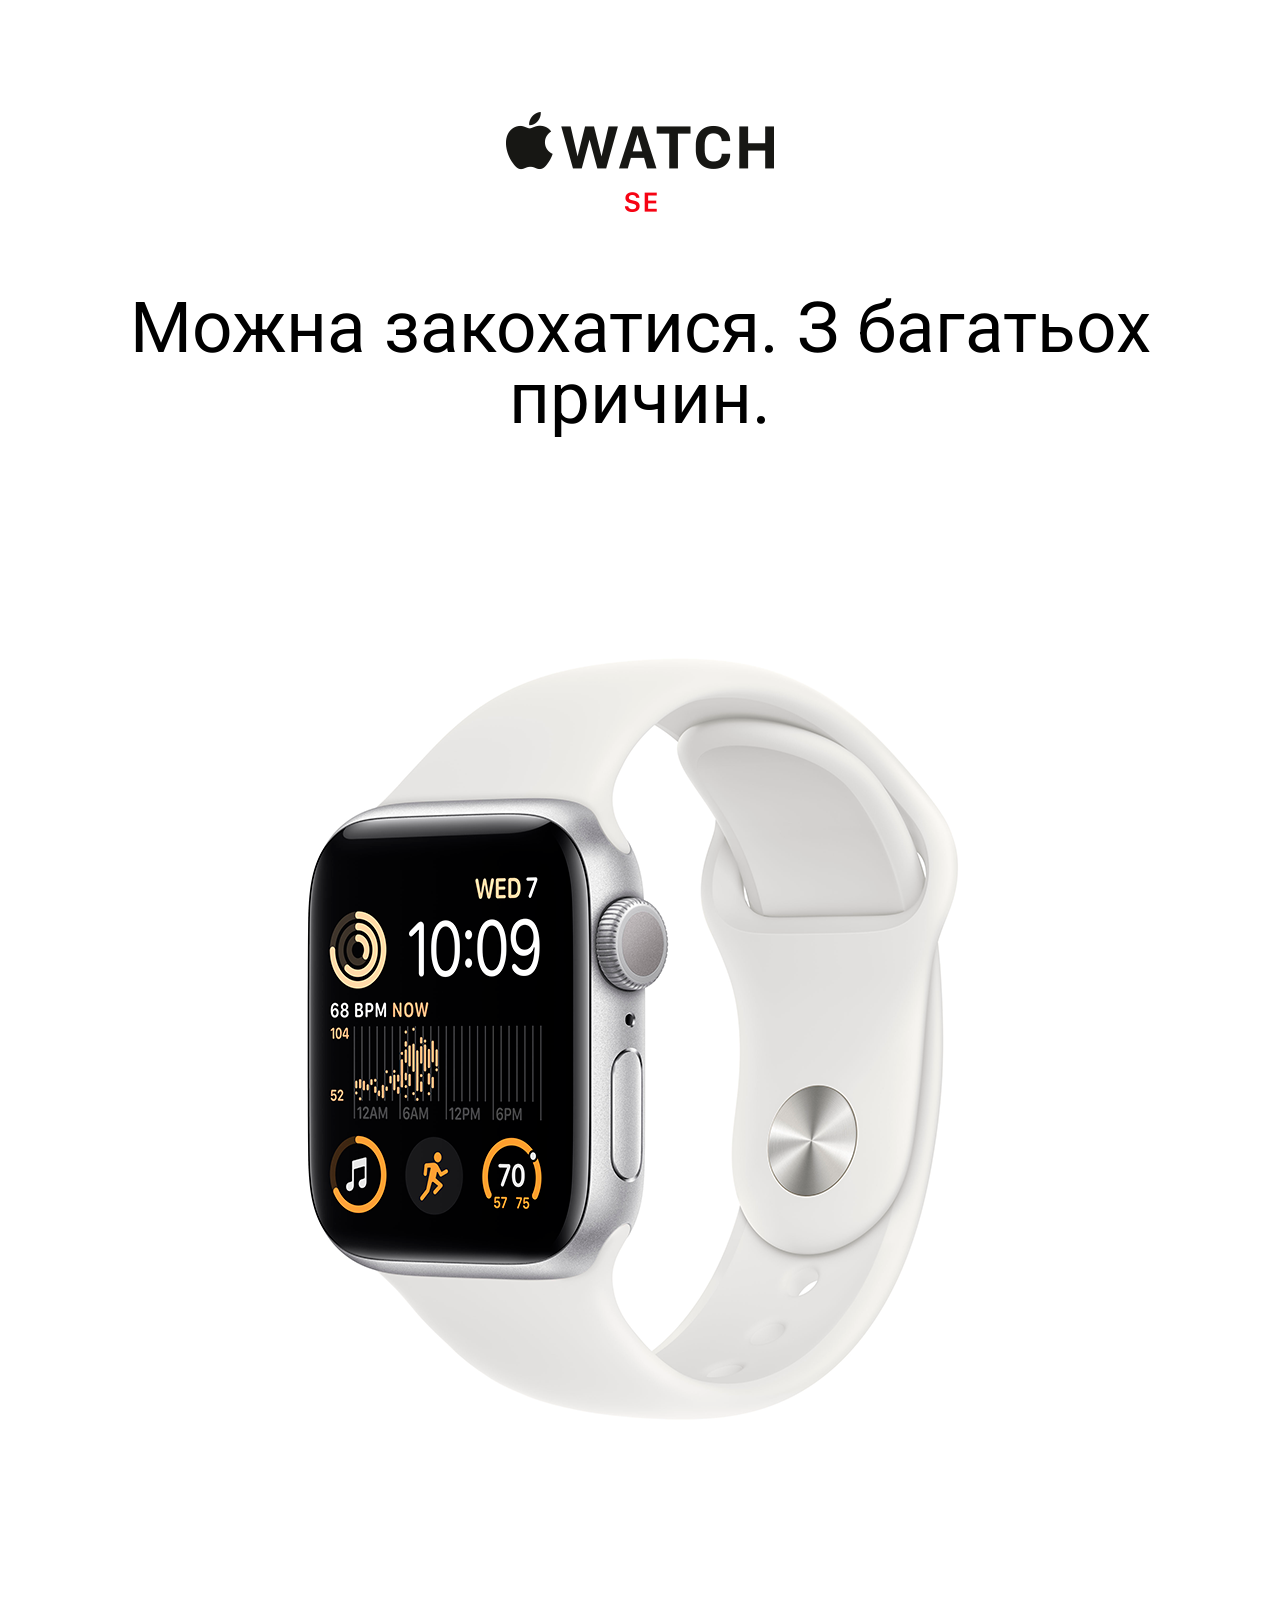
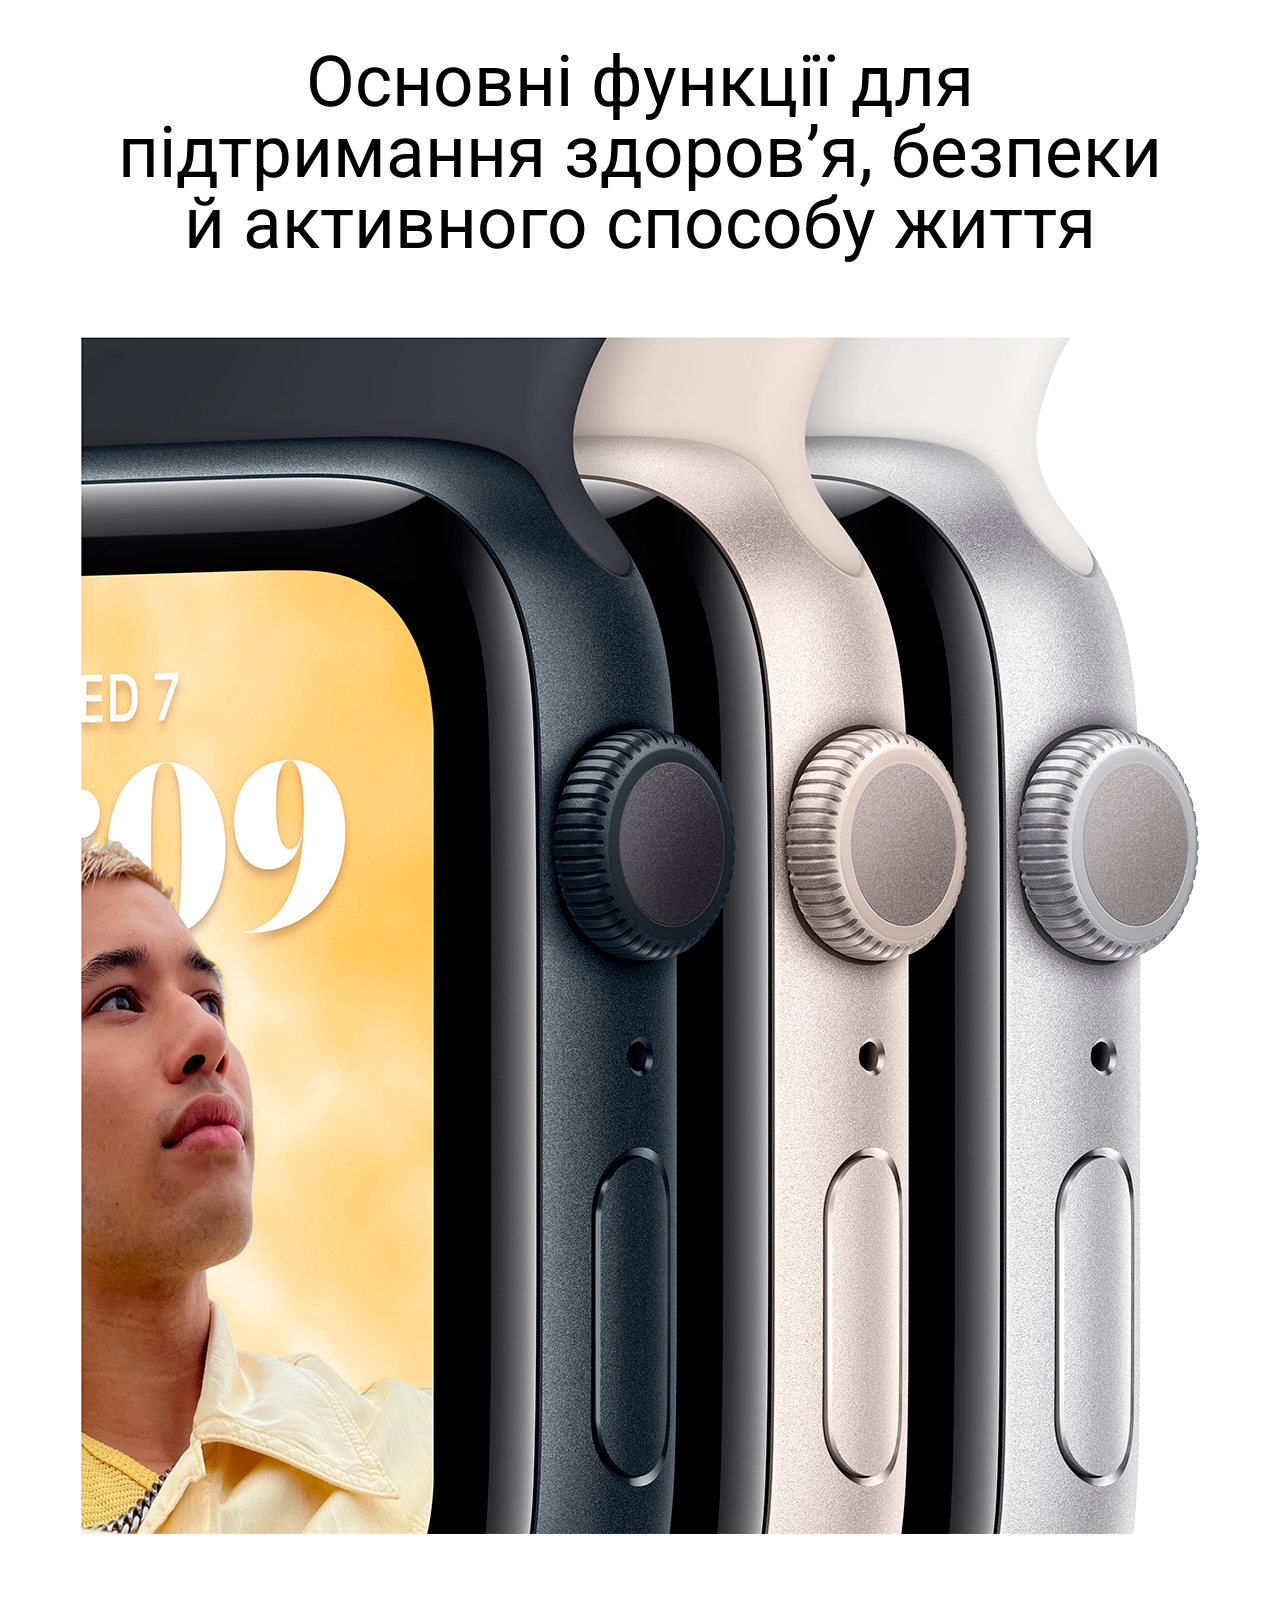
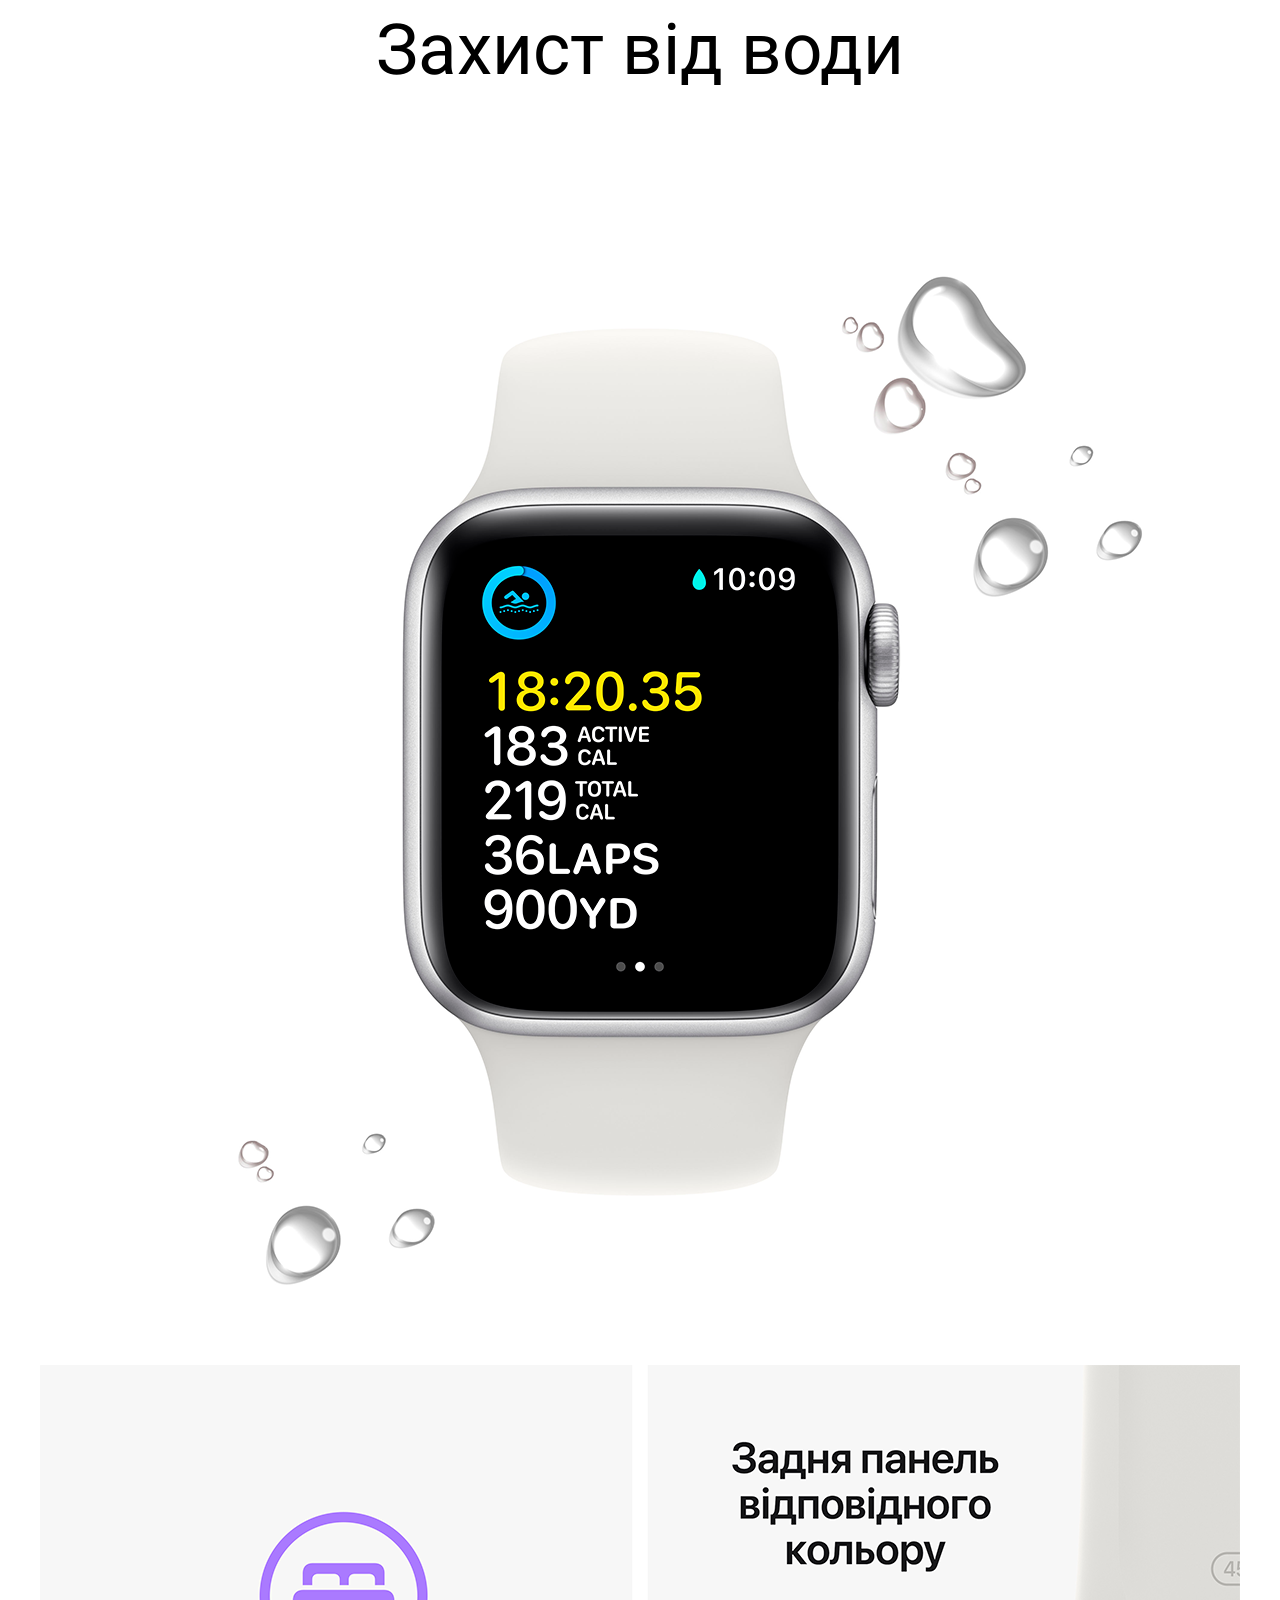
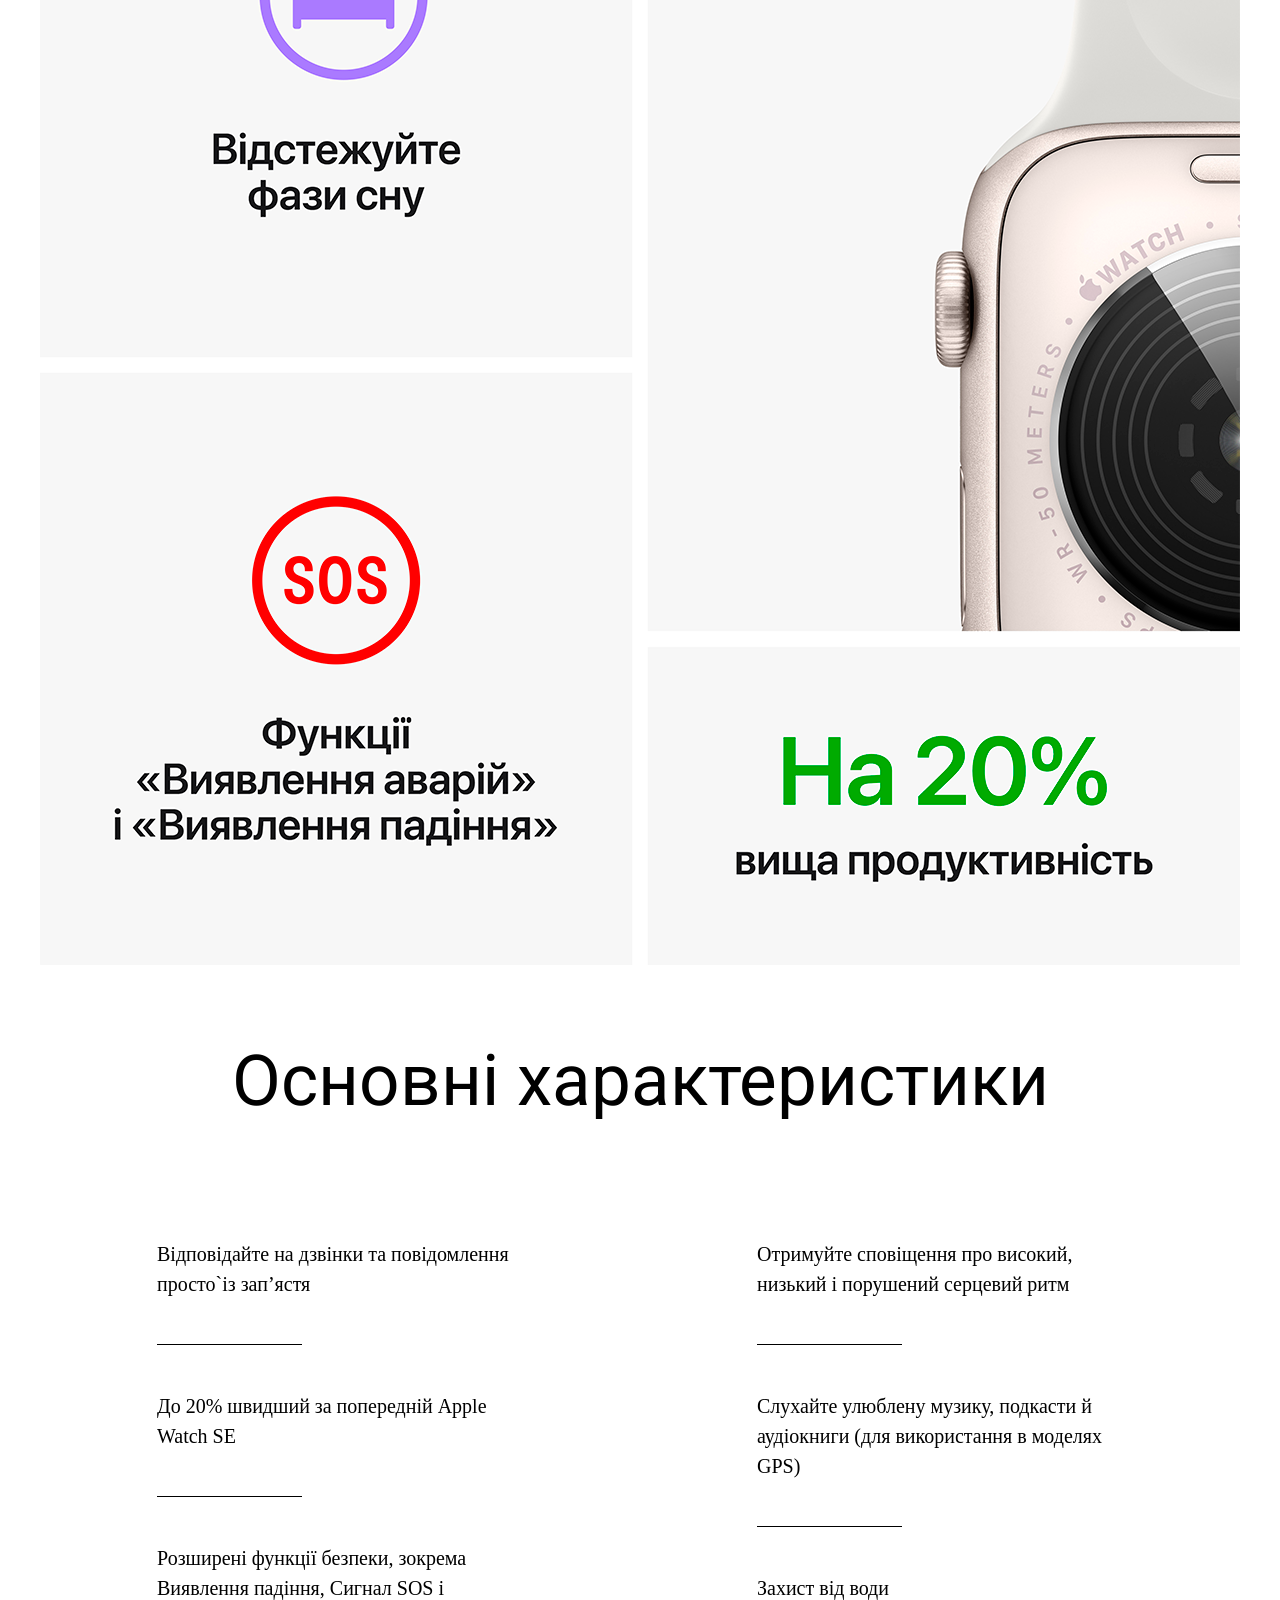
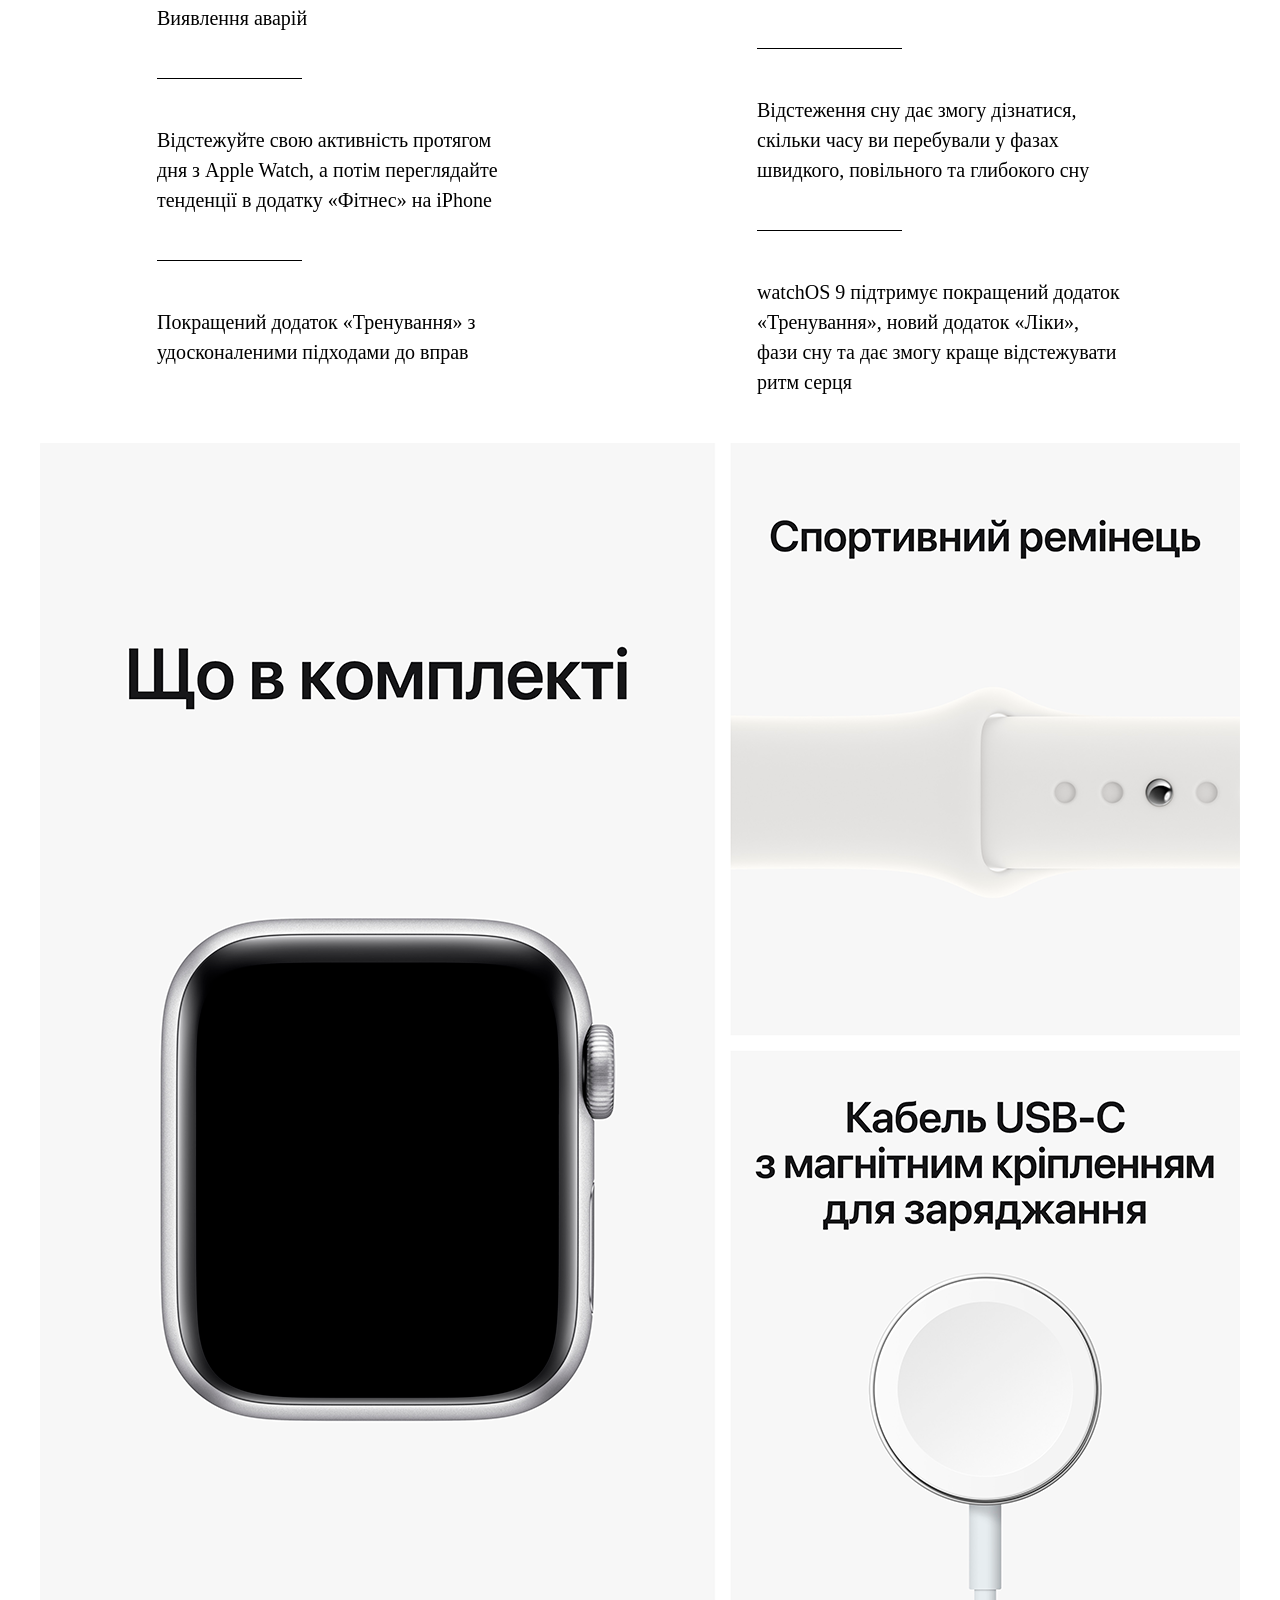
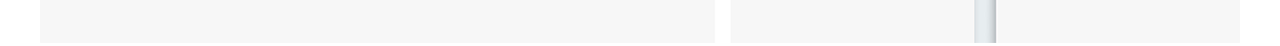
<file: index.html>
<!DOCTYPE html>
<html lang="en">
<head>
    <meta charset="UTF-8">
    <meta http-equiv="X-UA-Compatible" content="IE=edge">
    <meta name="viewport" content="width=device-width, initial-scale=1.0">
    <title>Apple UA</title>
    <link rel="stylesheet" href="style/reset.css">
    <link rel="stylesheet" href="style/style.css">
</head>
<body>
    <section class="start">
        <div class="container">
            <div class="logo">
                <img src="./image/Apple_Watch_SE_Cellular_Logo_Black_CMYK__USEN.png" alt="">
            </div>
            <div class="title">Можна закохатися. З багатьох причин. </div>
            <img class="watch" src="./image/RUKZ_WatchSE_GPS_Q422_40mm_Silver_Aluminum_White_Sport_Band_PDP_Image_Position-1.png" alt="">
        </div>
    </section>
    <section>
        <div class="container">
            <div class="title">Основні функції для підтримання здоров’я, безпеки й активного способу життя</div>
            <img src="./image/layer1.png" alt="">
        </div>
        
    </section>
    <section>
        <div class="container">
            <div class="title">Захист від води</div>
            <img src="./image/RUKZ_WatchSE_GPS_Q422_40mm_Silver_Aluminum_White_Sport_Band_PDP_Image_Position-4.png" alt="">
        </div>
    </section>
    <section>
        <div class="container">
            <img src="./image/UAUA_WatchSE_GPS_Q422_40mm_Silver_Aluminum_White_Sport_Band_PDP_Image_Position-7.png" alt="">
        </div>
    </section>
    <section>
        <div class="container">
            <div class="title">Основні характеристики</div>
            <div class="flex">
                <ul class="list">
                    <li>Відповідайте на дзвінки та повідомлення просто`із зап’ястя</li>
                    <li>До 20% швидший за попередній Apple Watch SE</li>
                    <li>Розширені функції безпеки, зокрема Виявлення падіння, Сигнал SOS і Виявлення аварій</li>
                    <li>Відстежуйте свою активність протягом дня з Apple Watch, а потім переглядайте тенденції в додатку «Фітнес» на iPhone</li>
                    <li>Покращений додаток «Тренування» з удосконаленими підходами до вправ</li>
                </ul>
                <ul class="list">
                    <li>Отримуйте сповіщення про високий, низький і порушений серцевий ритм</li>
                    <li>Слухайте улюблену музику, подкасти й аудіокниги (для використання в моделях GPS)</li>
                    <li>Захист від води</li>
                    <li>Відстеження сну дає змогу дізнатися, скільки часу ви перебували у фазах швидкого, повільного та глибокого сну</li>
                    <li>watchOS 9 підтримує покращений додаток «Тренування», новий додаток «Ліки», фази сну та дає змогу краще відстежувати ритм серця</li>
                </ul>
            </div>
            
        </div>
    </section>
    <section>
        <div class="container">
            <img src="./image/UAUA_WatchSE_GPS_Q422_40mm_Silver_Aluminum_White_Sport_Band_PDP_Image_Position-8.png" alt="">
        </div>
    </section>
</body>
</html>
</file>
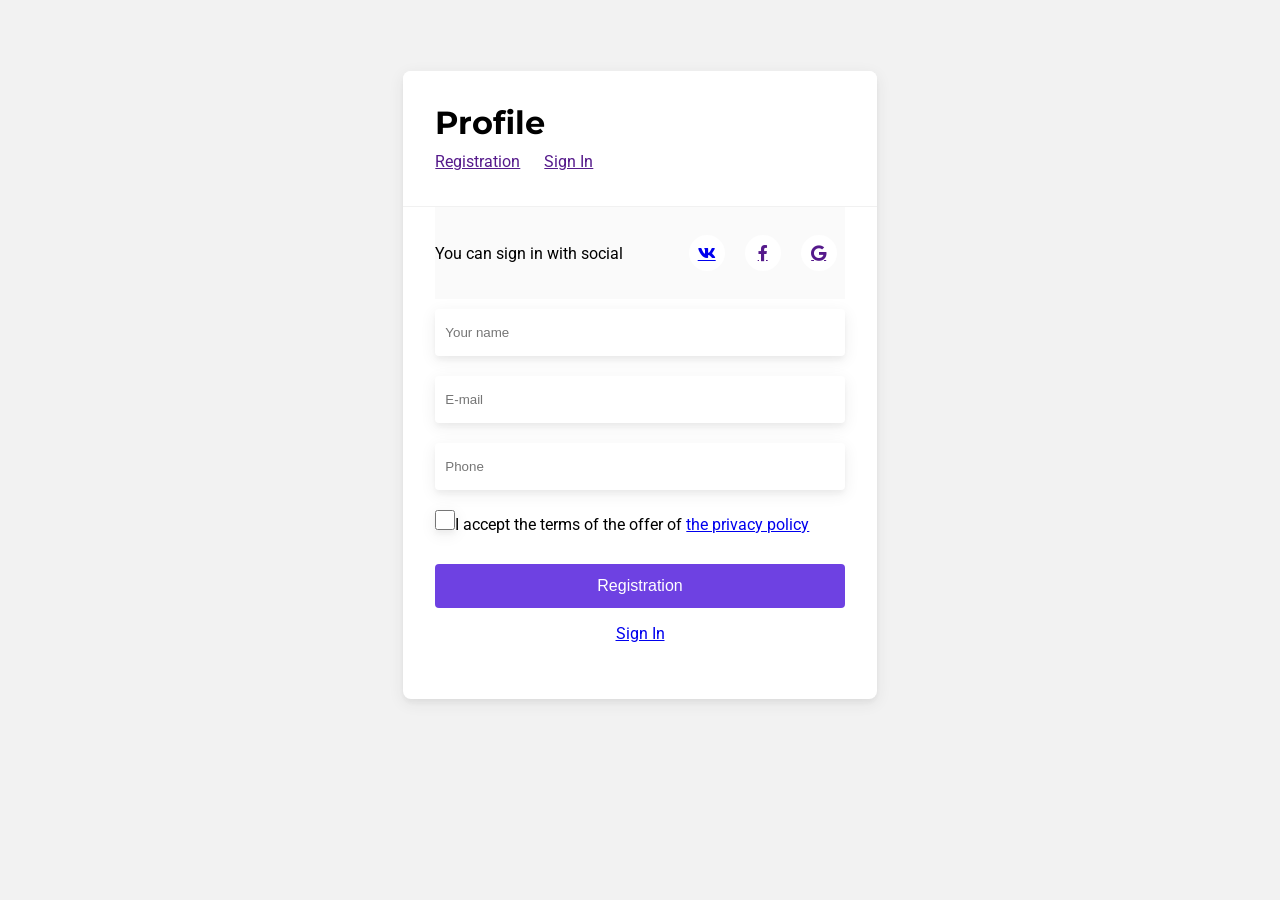
<file: autorization.html>
<!DOCTYPE html>
<html lang="en">
<head>
    <meta charset="UTF-8">
    <meta http-equiv="X-UA-Compatible" content="IE=edge">
    <meta name="viewport" content="width=device-width, initial-scale=1.0">
    <title>log out</title>
    <link rel="stylesheet" href="style/reset.css">
    <link href="https://use.fontawesome.com/releases/v5.0.8/css/all.css" rel="stylesheet">
    <link rel="stylesheet" href="style/main.css">
</head>
<body>
    <section class="autorization">
        <div class="autorization__head">
            <h1 class="autorization__name">Profile</h1>
            <div class="autorization__but">
                <a class="registration" href="">Registration</a>
                <a class="signIn" href="">Sign In</a>
            </div>
        </div>
        
        <div class="autorization_body">
            <div class="autorization__social_link">
                <div>You can sign in with social</div>
                <div class="icon_link">
                    <a class="vk" href="@">
                        <i class="fab fa-vk"></i>
                    </a>
                    <a class="facebook" href="">
                        <i class="fab fa-facebook-f"></i>
                    </a>
                    <a class="google" href="">
                        <i class="fab fa-google"></i>
                    </a>
                </div>
            </div>
            <div class="form">
                <form action="POST">
                    <input type="text" name="name" id="name" placeholder="Your name">
                    <input type="email" name="email" id="email" placeholder="E-mail">
                    <input type="number" name="phone" id="phone" placeholder="Phone">
                    <div><input type="checkbox" name="accept" id="accept">I accept the terms of the offer of <a href="#">the privacy policy</a></div>
                    <button class="submit" type="submit">Registration</button>
                    <a class="sign" href="#">Sign In</a>
                </form>
            </div>
            
        </div>
    </section>
</body>
</html>
</file>
<file: style/style.css>
@import url('https://fonts.googleapis.com/css2?family=Roboto:wght@400;500&display=swap');

*{
    box-sizing: border-box;
}

.flex{
    display: flex;
    justify-content: space-around;
}

.container{
    width: 1200px;
    margin: 0 auto;
    text-align: center;
}

.start{
    padding-top: 112px;
}

.title{
    font-family: 'Roboto';
    font-size: 71.3333px;
    padding: 77px;
}

.list{
    width: 366px;
    font-size: 25.2291px;
    line-height: 30px;
    text-align: left;
}

.list li{
    padding: 46px 0 46px 0;
    position: relative;
}

.list li:before{
    content: '';
    position: absolute;
    width: 145px;
    height: 1px;
    background-color: #000;
    bottom: 0;
    left: 0;
}

.list li:last-child:before{
    display: none;
}

@media (min-width: 768px) { 
    .list{
        font-size: 20px;
    }
 }
@media (min-width: 992px) {  /* Стили для ноутбуков и компьютеров с экранами в диапазоне 992px - 1199px */ }
</file>
<file: style/main.css>
@import url('https://fonts.googleapis.com/css2?family=Montserrat:wght@600;700&family=Roboto:ital,wght@0,300;0,500;1,400&display=swap');
/* font-family: 'Montserrat', sans-serif;
font-family: 'Roboto', sans-serif; */
body{
    background:#F2F2F2;
    display: flex;
    justify-content: center;
}

.autorization{
    /* position: relative;
    top: 71px;
    left: 440px; */
    margin-top: 71px;
    max-width: 474px;
    height: 628px;
    background: #FFFFFF;
    box-shadow: 0px 4px 4px rgba(51, 51, 51, 0.04), 0px 4px 16px rgba(51, 51, 51, 0.08);
    border-radius: 8px;
    
    
}

.autorization__head{
    
    background: #FFFFFF;
    padding: 32px;
    border-bottom: 1px solid #F1F1F1;
    border-radius: 8px 8px 0 0;
}

.autorization__name{
    font-family: 'Montserrat', sans-serif;
    font-style: normal;
    font-weight: 700;
    font-size: 32px;
    line-height: 40px;
}

.autorization__but{
    font-family: 'Roboto', sans-serif; 
    font-style: normal;
    font-weight: 400;
    font-size: 16px;
    line-height: 24px;
    color: #111111;
    width: 158px;
    display: flex;
    flex-direction: row;
    justify-content: space-between;
    margin-top: 7px;

}

/* .autorization__but .registration{
    position: absolute;
    
} */

.autorization__but .registration::before{
    content: '';
    position: relative;
    background-color: #6E41E2;
    height: 2px;
    width: 100%;
    bottom: 0;

}


.autorization_body{
    padding: 0 32px;
    font-family: 'Roboto', sans-serif;
}

.autorization__social_link{
    
    font-weight: 400;
    background-color: #FAFAFA;
    padding: 20px 0;
    display: flex;
    justify-content: space-between;
    align-items: baseline;
}

.autorization__social_link a{
    width: 36px;
    height: 36px;
    background-color: #fff;
    margin: 8px;
    display: inline-flex;
    justify-content: center;
    align-items: center;
    border-radius: 50%;

    
    
}

.autorization__social_link a .vk{
    color: #627DA1
}

.autorization__social_link a .facebook{
    color: #4B629E;
}

.autorization__social_link a .google{
    color: #518EF8;
}

.form form{
    display: flex;
    flex-direction: column;

}

.form form input{
    padding: 16px 10px;
    margin: 10px 0;
    border: none;
    border-radius: 4px;
    box-shadow: 0px 4px 4px rgba(51, 51, 51, 0.04), 0px 4px 16px rgba(51, 51, 51, 0.08);
}

#accept{
    width: 20px;
    height: 20px;
    border-radius: 3px;
    border: 1px solid;  
}

.form form .submit{
    padding: 10px 162px;
    background: #6E41E2;
    border-radius: 4px;
    border: none;
    color: #ffffff;
    font-size: 16px;
    line-height: 24px;
    margin-top: 24px;
}

.form form .sign{
    text-align: center;
    margin-top: 18px;
}
</file>
